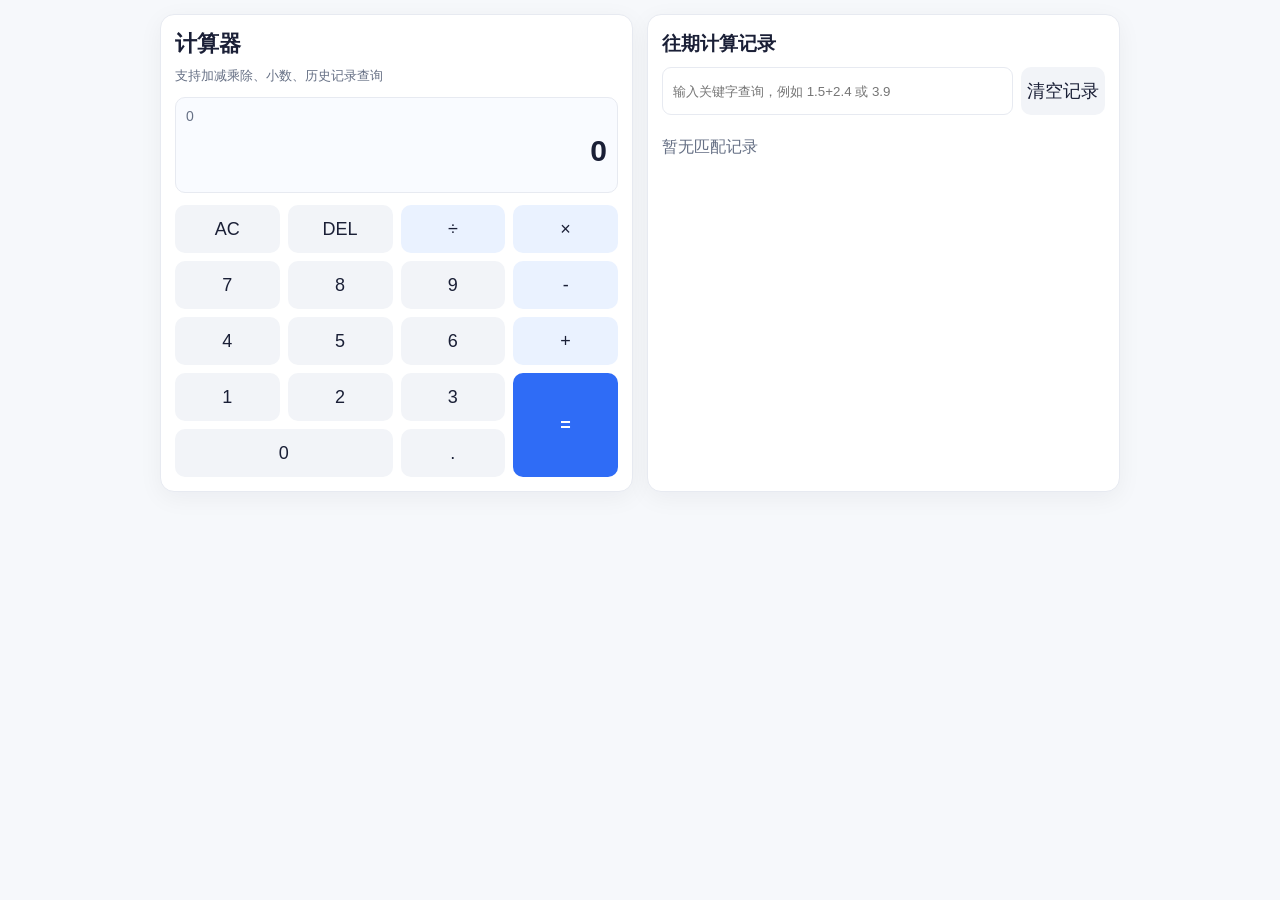
<file: index.html>
﻿<!DOCTYPE html>
<html lang="zh-CN">
  <head>
    <meta charset="UTF-8" />
    <meta name="viewport" content="width=device-width, initial-scale=1.0" />
    <title>计算器 App</title>
    <meta http-equiv="refresh" content="0; url=./calculator-mobile.html" />
    <script>
      window.location.replace("./calculator-mobile.html");
    </script>
  </head>
  <body>
    <p>正在跳转到计算器...</p>
    <p><a href="./calculator-mobile.html">如果没有自动跳转，点击这里进入</a></p>
  </body>
</html>
</file>
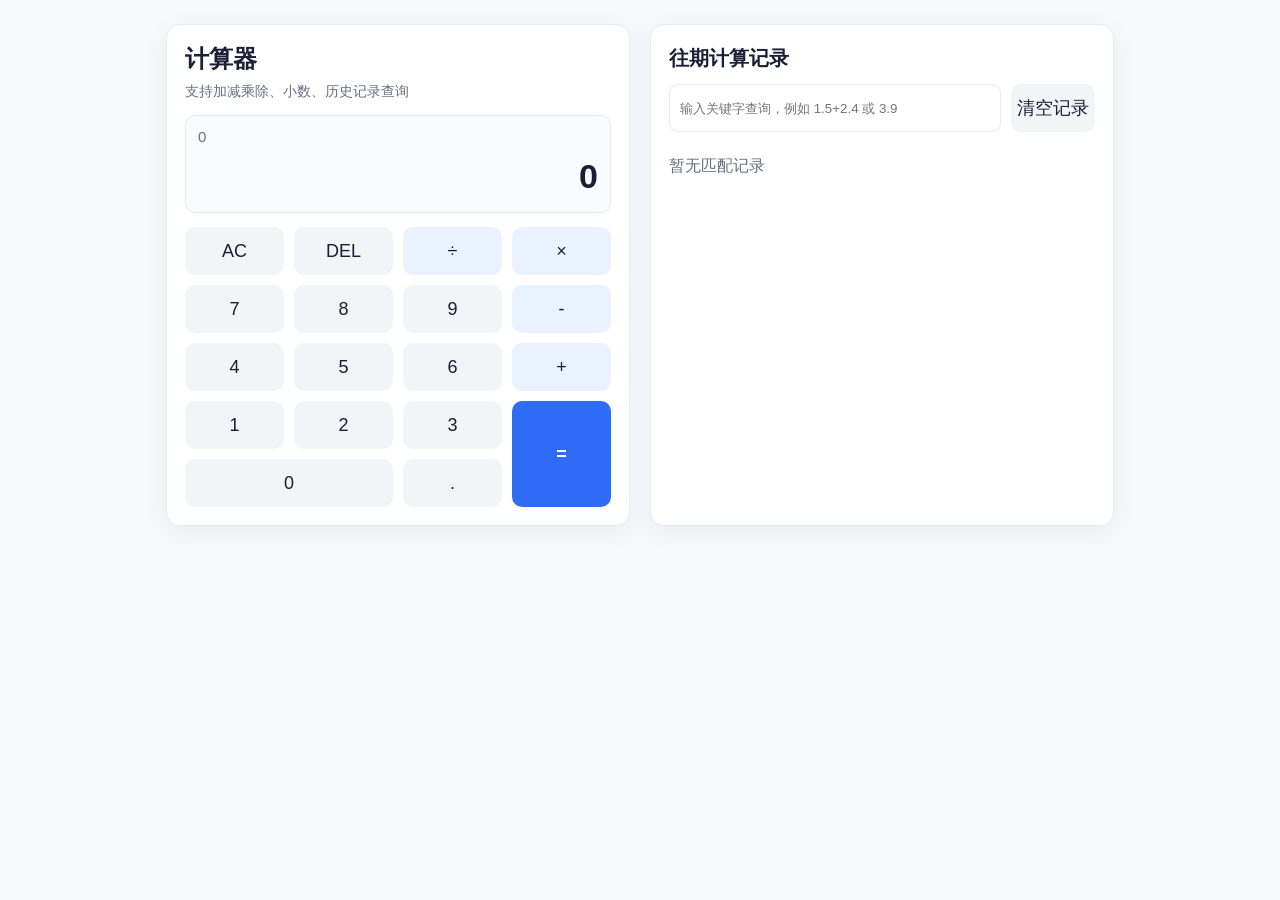
<file: calculator-app.html>
<!DOCTYPE html>
<html lang="zh-CN">
  <head>
    <meta charset="UTF-8" />
    <meta name="viewport" content="width=device-width, initial-scale=1.0" />
    <title>计算器 App</title>
    <link rel="stylesheet" href="./calculator.css" />
  </head>
  <body>
    <main class="calculator-page">
      <section class="calculator-card">
        <header class="calculator-header">
          <h1>计算器</h1>
          <p>支持加减乘除、小数、历史记录查询</p>
        </header>

        <section class="display-panel" aria-label="渲染区">
          <p id="expression" class="expression-text">0</p>
          <p id="result" class="result-text">0</p>
        </section>

        <section class="keypad-panel" aria-label="页面操作区">
          <div class="keypad-grid" id="keypad">
            <button class="btn btn-action" data-action="clear">AC</button>
            <button class="btn btn-action" data-action="delete">DEL</button>
            <button class="btn btn-operator" data-action="operator" data-value="/">÷</button>
            <button class="btn btn-operator" data-action="operator" data-value="*">×</button>

            <button class="btn" data-action="number" data-value="7">7</button>
            <button class="btn" data-action="number" data-value="8">8</button>
            <button class="btn" data-action="number" data-value="9">9</button>
            <button class="btn btn-operator" data-action="operator" data-value="-">-</button>

            <button class="btn" data-action="number" data-value="4">4</button>
            <button class="btn" data-action="number" data-value="5">5</button>
            <button class="btn" data-action="number" data-value="6">6</button>
            <button class="btn btn-operator" data-action="operator" data-value="+">+</button>

            <button class="btn" data-action="number" data-value="1">1</button>
            <button class="btn" data-action="number" data-value="2">2</button>
            <button class="btn" data-action="number" data-value="3">3</button>
            <button class="btn btn-equal" data-action="equal">=</button>

            <button class="btn btn-zero" data-action="number" data-value="0">0</button>
            <button class="btn" data-action="decimal">.</button>
          </div>
        </section>
      </section>

      <aside class="history-card">
        <h2>往期计算记录</h2>
        <div class="history-toolbar">
          <input
            id="historySearch"
            type="text"
            placeholder="输入关键字查询，例如 1.5+2.4 或 3.9"
            aria-label="查询历史记录"
          />
          <button id="clearHistoryBtn" class="btn btn-action">清空记录</button>
        </div>
        <ul id="historyList" class="history-list"></ul>
      </aside>
    </main>

    <script src="./calculator.js"></script>
  </body>
  </html>
</file>
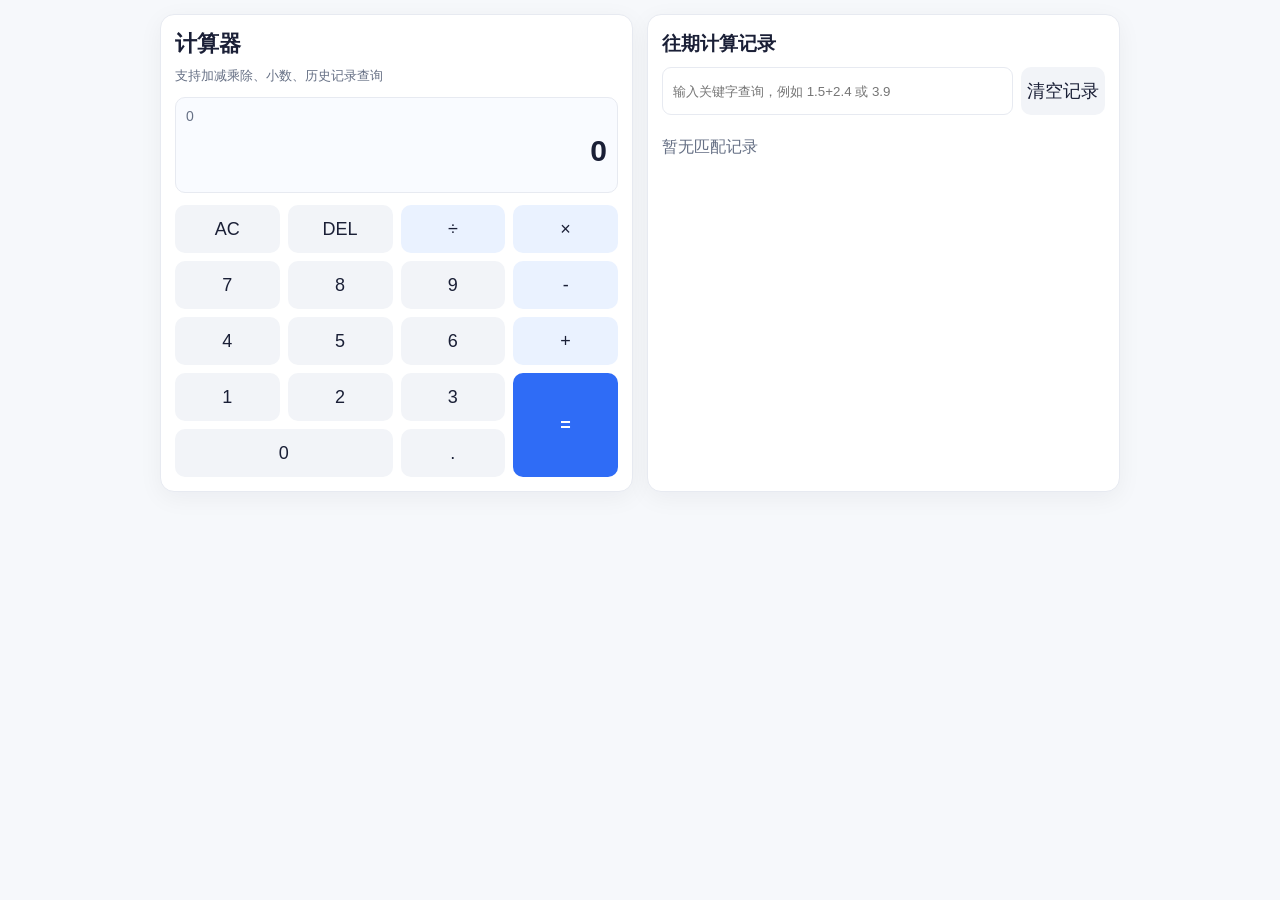
<file: calculator-mobile.html>
<!DOCTYPE html>
<html lang="zh-CN">
  <head>
    <meta charset="UTF-8" />
    <meta name="viewport" content="width=device-width, initial-scale=1.0, maximum-scale=1.0, user-scalable=no" />
    <title>计算器 App（移动端单文件）</title>
    <meta name="theme-color" content="#2f6cf6" />
    <meta name="apple-mobile-web-app-capable" content="yes" />
    <meta name="apple-mobile-web-app-status-bar-style" content="black-translucent" />
    <meta name="apple-mobile-web-app-title" content="计算器" />
    <link rel="manifest" href="./manifest.webmanifest" />
    <link rel="icon" href="./icons/icon-192.svg" type="image/svg+xml" />
    <link rel="apple-touch-icon" href="./icons/icon-192.svg" />
    <style>
      :root {
        color-scheme: light;
        --bg: #f6f8fb;
        --card: #ffffff;
        --text-primary: #1a1f36;
        --text-secondary: #667085;
        --line: #e7eaf1;
        --btn: #f2f4f8;
        --operator: #eaf2ff;
        --equal: #2f6cf6;
        --equal-text: #ffffff;
      }

      * {
        box-sizing: border-box;
        -webkit-tap-highlight-color: transparent;
      }

      body {
        margin: 0;
        font-family: "Segoe UI", "PingFang SC", "Microsoft YaHei", sans-serif;
        background: var(--bg);
        color: var(--text-primary);
      }

      .calculator-page {
        max-width: 980px;
        margin: 14px auto;
        padding: 0 10px;
        display: grid;
        grid-template-columns: 1fr 1fr;
        gap: 14px;
      }

      .calculator-card,
      .history-card {
        background: var(--card);
        border: 1px solid var(--line);
        border-radius: 14px;
        padding: 14px;
        box-shadow: 0 6px 24px rgba(15, 23, 42, 0.05);
      }

      .calculator-header h1 {
        margin: 0;
        font-size: 22px;
      }

      .calculator-header p {
        margin: 8px 0 12px;
        color: var(--text-secondary);
        font-size: 13px;
      }

      .install-toolbar {
        margin: 0 0 10px;
      }

      .install-btn {
        width: 100%;
        min-height: 42px;
        border: none;
        border-radius: 10px;
        background: #1e4fc9;
        color: #ffffff;
        font-size: 14px;
        font-weight: 600;
      }

      .install-btn[hidden] {
        display: none;
      }

      .install-tip {
        margin: 6px 2px 0;
        color: var(--text-secondary);
        font-size: 12px;
      }

      .display-panel {
        border: 1px solid var(--line);
        border-radius: 10px;
        padding: 10px;
        margin-bottom: 12px;
        min-height: 96px;
        background: #f9fbff;
      }

      .expression-text {
        margin: 0;
        color: var(--text-secondary);
        font-size: 14px;
        min-height: 20px;
        word-break: break-all;
      }

      .result-text {
        margin: 6px 0 0;
        font-size: 30px;
        font-weight: 700;
        text-align: right;
        word-break: break-all;
      }

      .keypad-grid {
        display: grid;
        grid-template-columns: repeat(4, 1fr);
        gap: 8px;
      }

      .btn {
        border: none;
        border-radius: 10px;
        min-height: 48px;
        background: var(--btn);
        font-size: 18px;
        color: var(--text-primary);
        cursor: pointer;
      }

      .btn:active {
        transform: scale(0.98);
      }

      .btn-operator {
        background: var(--operator);
      }

      .btn-equal {
        grid-row: span 2;
        background: var(--equal);
        color: var(--equal-text);
        font-weight: 700;
      }

      .btn-zero {
        grid-column: span 2;
      }

      .history-card h2 {
        margin: 2px 0 10px;
        font-size: 19px;
      }

      .history-toolbar {
        display: grid;
        gap: 8px;
        grid-template-columns: 1fr auto;
        margin-bottom: 10px;
      }

      #historySearch {
        border: 1px solid var(--line);
        border-radius: 9px;
        padding: 0 10px;
        min-height: 40px;
        outline: none;
      }

      #historySearch:focus {
        border-color: #9bb6f9;
      }

      .history-list {
        list-style: none;
        margin: 0;
        padding: 0;
        max-height: 420px;
        overflow: auto;
      }

      .history-item {
        border: 1px solid var(--line);
        border-radius: 10px;
        padding: 10px;
        margin-bottom: 8px;
        display: grid;
        gap: 4px;
      }

      .history-item small {
        color: var(--text-secondary);
      }

      .history-item strong {
        font-size: 16px;
      }

      .history-empty {
        color: var(--text-secondary);
        padding: 12px 0;
      }

      @media (max-width: 920px) {
        .calculator-page {
          grid-template-columns: 1fr;
        }
      }
    </style>
  </head>
  <body>
    <main class="calculator-page">
      <section class="calculator-card">
        <header class="calculator-header">
          <h1>计算器</h1>
          <p>支持加减乘除、小数、历史记录查询</p>
        </header>
        <div class="install-toolbar">
          <button id="installAppBtn" class="install-btn" hidden>安装到手机桌面</button>
          <p id="installTip" class="install-tip" hidden></p>
        </div>

        <section class="display-panel" aria-label="渲染区">
          <p id="expression" class="expression-text">0</p>
          <p id="result" class="result-text">0</p>
        </section>

        <section class="keypad-panel" aria-label="页面操作区">
          <div class="keypad-grid" id="keypad">
            <button class="btn btn-action" data-action="clear">AC</button>
            <button class="btn btn-action" data-action="delete">DEL</button>
            <button class="btn btn-operator" data-action="operator" data-value="/">÷</button>
            <button class="btn btn-operator" data-action="operator" data-value="*">×</button>

            <button class="btn" data-action="number" data-value="7">7</button>
            <button class="btn" data-action="number" data-value="8">8</button>
            <button class="btn" data-action="number" data-value="9">9</button>
            <button class="btn btn-operator" data-action="operator" data-value="-">-</button>

            <button class="btn" data-action="number" data-value="4">4</button>
            <button class="btn" data-action="number" data-value="5">5</button>
            <button class="btn" data-action="number" data-value="6">6</button>
            <button class="btn btn-operator" data-action="operator" data-value="+">+</button>

            <button class="btn" data-action="number" data-value="1">1</button>
            <button class="btn" data-action="number" data-value="2">2</button>
            <button class="btn" data-action="number" data-value="3">3</button>
            <button class="btn btn-equal" data-action="equal">=</button>

            <button class="btn btn-zero" data-action="number" data-value="0">0</button>
            <button class="btn" data-action="decimal">.</button>
          </div>
        </section>
      </section>

      <aside class="history-card">
        <h2>往期计算记录</h2>
        <div class="history-toolbar">
          <input
            id="historySearch"
            type="text"
            placeholder="输入关键字查询，例如 1.5+2.4 或 3.9"
            aria-label="查询历史记录"
          />
          <button id="clearHistoryBtn" class="btn btn-action">清空记录</button>
        </div>
        <ul id="historyList" class="history-list"></ul>
      </aside>
    </main>

    <script>
      /**
       * ==========================================================
       * 数据区：负责状态存储、历史记录读写、持久化管理
       * ==========================================================
       */

      /**
       * 历史记录在 localStorage 中保存时使用的 key。
       * 统一管理 key，后续如果要更名，只改这一处即可。
       */
      const HISTORY_STORAGE_KEY = "calculator_history_records_v1";

      /**
       * 全局状态对象：统一保存页面运行时所需数据。
       * - currentInput: 当前正在输入的数字字符串（支持小数）
       * - previousValue: 上一次确认的数字（用于双目运算）
       * - operator: 当前运算符（+ - * /）
       * - waitingForNextOperand: 是否等待下一个数字输入
       * - history: 历史记录数组
       * - historyKeyword: 历史查询关键字
       */
      const state = {
        currentInput: "0",
        previousValue: null,
        operator: null,
        waitingForNextOperand: false,
        history: [],
        historyKeyword: "",
      };

      /**
       * 浏览器触发安装提示时会提供 beforeinstallprompt 事件对象。
       * 这里缓存该对象，供“安装到手机桌面”按钮点击时调用。
       */
      let deferredInstallPrompt = null;

      /**
       * 从 localStorage 读取历史记录并写入状态。
       * 异常情况下不抛错，直接回退为空数组，保证应用可继续使用。
       */
      function loadHistoryFromStorage() {
        try {
          const raw = localStorage.getItem(HISTORY_STORAGE_KEY);
          state.history = raw ? JSON.parse(raw) : [];
          if (!Array.isArray(state.history)) {
            state.history = [];
          }
        } catch (error) {
          state.history = [];
        }
      }

      /**
       * 将当前状态中的历史记录写回 localStorage。
       * 每次新增或清空历史后都应调用，避免页面刷新后数据丢失。
       */
      function saveHistoryToStorage() {
        localStorage.setItem(HISTORY_STORAGE_KEY, JSON.stringify(state.history));
      }

      /**
       * 新增一条历史记录到内存，并同步持久化。
       * @param {Object} record - 单条计算记录对象
       */
      function appendHistoryRecord(record) {
        state.history.unshift(record);
        saveHistoryToStorage();
      }

      /**
       * 清空内存中的全部历史记录，并同步到 localStorage。
       * 用于“清空记录”按钮。
       */
      function clearAllHistory() {
        state.history = [];
        saveHistoryToStorage();
      }

      /**
       * ==========================================================
       * 工具函数区：纯逻辑函数，不直接操作 DOM
       * ==========================================================
       */

      /**
       * 判断当前字符是否为有效运算符。
       * @param {string} value - 待判断字符
       * @returns {boolean} 是否为 + - * /
       */
      function isOperator(value) {
        return ["+", "-", "*", "/"].includes(value);
      }

      /**
       * 将字符串安全转换为数字。
       * @param {string} value - 数字字符串
       * @returns {number} 转换后的数字（非法时返回 NaN）
       */
      function toNumber(value) {
        return Number.parseFloat(value);
      }

      /**
       * 计算两个数字的四则运算结果。
       * @param {number} left - 左操作数
       * @param {number} right - 右操作数
       * @param {string} operator - 运算符
       * @returns {number} 计算结果
       */
      function calculate(left, right, operator) {
        if (operator === "+") return left + right;
        if (operator === "-") return left - right;
        if (operator === "*") return left * right;
        if (operator === "/") return left / right;
        return right;
      }

      /**
       * 对数字结果进行展示格式化，避免出现过长的小数串。
       * @param {number} value - 待格式化数字
       * @returns {string} 适合展示的字符串
       */
      function formatNumber(value) {
        if (!Number.isFinite(value)) {
          return "错误";
        }
        const normalized = Number.parseFloat(value.toPrecision(12));
        return String(normalized);
      }

      /**
       * 生成当前计算表达式文本，用于渲染顶部表达式区域。
       * @returns {string} 例如 "12.5 + 3.2"
       */
      function buildExpressionText() {
        if (!state.operator) {
          return state.currentInput;
        }
        const left = state.previousValue ?? 0;
        return `${left} ${state.operator} ${state.currentInput}`;
      }

      /**
       * 创建一条历史记录对象。
       * @param {string} expression - 完整表达式
       * @param {string} result - 计算结果字符串
       * @returns {{id: string, expression: string, result: string, time: string}}
       */
      function createHistoryRecord(expression, result) {
        return {
          id: `${Date.now()}_${Math.random().toString(16).slice(2, 8)}`,
          expression,
          result,
          time: new Date().toLocaleString(),
        };
      }

      /**
       * 根据关键字过滤历史记录。
       * 可匹配表达式、结果、时间，满足“往期查询”能力。
       * @param {Array} history - 原始历史记录
       * @param {string} keyword - 查询关键字
       * @returns {Array} 过滤后的结果
       */
      function filterHistory(history, keyword) {
        const trimmed = keyword.trim().toLowerCase();
        if (!trimmed) return history;
        return history.filter((item) => {
          return (
            item.expression.toLowerCase().includes(trimmed) ||
            item.result.toLowerCase().includes(trimmed) ||
            item.time.toLowerCase().includes(trimmed)
          );
        });
      }

      /**
       * ==========================================================
       * 渲染区：仅负责把状态渲染到页面，不改业务状态
       * ==========================================================
       */

      /**
       * DOM 缓存对象：统一收集页面节点，避免重复查询。
       */
      const view = {
        expressionEl: null,
        resultEl: null,
        keypadEl: null,
        historySearchEl: null,
        clearHistoryBtnEl: null,
        historyListEl: null,
        installAppBtnEl: null,
        installTipEl: null,
      };

      /**
       * 初始化 DOM 引用缓存。
       * 在应用启动时执行一次。
       */
      function initViewElements() {
        view.expressionEl = document.getElementById("expression");
        view.resultEl = document.getElementById("result");
        view.keypadEl = document.getElementById("keypad");
        view.historySearchEl = document.getElementById("historySearch");
        view.clearHistoryBtnEl = document.getElementById("clearHistoryBtn");
        view.historyListEl = document.getElementById("historyList");
        view.installAppBtnEl = document.getElementById("installAppBtn");
        view.installTipEl = document.getElementById("installTip");
      }

      /**
       * 渲染顶部表达式与结果显示区。
       * 该函数只读取 state，不做业务计算。
       */
      function renderDisplay() {
        view.expressionEl.textContent = buildExpressionText();
        view.resultEl.textContent = state.currentInput;
      }

      /**
       * 创建单条历史记录的 DOM 节点。
       * @param {Object} item - 单条记录
       * @returns {HTMLLIElement} 渲染好的列表项
       */
      function createHistoryItemElement(item) {
        const li = document.createElement("li");
        li.className = "history-item";
        li.innerHTML = `
          <small>${item.time}</small>
          <span>${item.expression}</span>
          <strong>= ${item.result}</strong>
        `;
        return li;
      }

      /**
       * 渲染历史记录列表（支持根据关键字过滤后的结果展示）。
       */
      function renderHistoryList() {
        const filtered = filterHistory(state.history, state.historyKeyword);
        view.historyListEl.innerHTML = "";
        if (filtered.length === 0) {
          const empty = document.createElement("li");
          empty.className = "history-empty";
          empty.textContent = "暂无匹配记录";
          view.historyListEl.appendChild(empty);
          return;
        }
        filtered.forEach((item) => {
          view.historyListEl.appendChild(createHistoryItemElement(item));
        });
      }

      /**
       * 统一渲染入口：当状态变化后调用一次即可刷新整个界面。
       */
      function renderAll() {
        renderDisplay();
        renderHistoryList();
      }

      /**
       * ==========================================================
       * 页面操作区：负责事件绑定、输入处理、状态变更流程
       * ==========================================================
       */

      /**
       * 处理数字按钮输入。
       * @param {string} digit - 按下的数字字符
       */
      function handleNumberInput(digit) {
        if (state.waitingForNextOperand) {
          state.currentInput = digit;
          state.waitingForNextOperand = false;
          return;
        }
        if (state.currentInput === "0") {
          state.currentInput = digit;
          return;
        }
        state.currentInput += digit;
      }

      /**
       * 处理小数点输入，保证同一个数字只允许一个小数点。
       */
      function handleDecimalInput() {
        if (state.waitingForNextOperand) {
          state.currentInput = "0.";
          state.waitingForNextOperand = false;
          return;
        }
        if (!state.currentInput.includes(".")) {
          state.currentInput += ".";
        }
      }

      /**
       * 处理运算符输入。
       * 逻辑：
       * 1) 第一次输入运算符：保存当前值到 previousValue
       * 2) 连续输入运算符：允许替换运算符
       * 3) 已有 previousValue 且已输入右值：先计算，再继续链式运算
       * @param {string} nextOperator - 新输入运算符
       */
      function handleOperatorInput(nextOperator) {
        if (!isOperator(nextOperator)) return;
        const inputValue = toNumber(state.currentInput);
        if (state.previousValue === null || state.previousValue === undefined) {
          state.previousValue = inputValue;
        } else if (!state.waitingForNextOperand && state.operator) {
          const calculated = calculate(state.previousValue, inputValue, state.operator);
          const formatted = formatNumber(calculated);
          state.currentInput = formatted;
          state.previousValue = toNumber(formatted);
        }
        state.operator = nextOperator;
        state.waitingForNextOperand = true;
      }

      /**
       * 处理等号输入并写入历史记录。
       * 满足有运算符和左右值时才执行计算。
       */
      function handleEqualInput() {
        if (!state.operator || state.previousValue === null || state.waitingForNextOperand) {
          return;
        }
        const left = state.previousValue;
        const right = toNumber(state.currentInput);
        const expression = `${left} ${state.operator} ${right}`;
        const resultValue = calculate(left, right, state.operator);
        const resultText = formatNumber(resultValue);

        state.currentInput = resultText;
        state.previousValue = null;
        state.operator = null;
        state.waitingForNextOperand = false;

        const record = createHistoryRecord(expression, resultText);
        appendHistoryRecord(record);
      }

      /**
       * 处理删除（DEL）操作：删除当前输入最后一位字符。
       */
      function handleDeleteInput() {
        if (state.waitingForNextOperand) return;
        if (state.currentInput.length <= 1) {
          state.currentInput = "0";
          return;
        }
        state.currentInput = state.currentInput.slice(0, -1);
      }

      /**
       * 处理清空（AC）操作：重置当前计算流程，不影响历史记录。
       */
      function handleClearCurrent() {
        state.currentInput = "0";
        state.previousValue = null;
        state.operator = null;
        state.waitingForNextOperand = false;
      }

      /**
       * 处理历史查询输入框变化。
       * 每次输入都实时更新关键词并触发重渲染。
       * @param {Event} event - input 事件对象
       */
      function handleHistorySearch(event) {
        state.historyKeyword = event.target.value || "";
        renderHistoryList();
      }

      /**
       * 处理“清空记录”按钮操作。
       * 只清空历史，不影响正在计算的值。
       */
      function handleClearHistoryClick() {
        clearAllHistory();
        renderHistoryList();
      }

      /**
       * 处理“安装 App”按钮点击。
       * 只有在浏览器触发 beforeinstallprompt 后才可真正拉起安装弹窗。
       */
      async function handleInstallButtonClick() {
        if (!deferredInstallPrompt) return;

        deferredInstallPrompt.prompt();
        const choice = await deferredInstallPrompt.userChoice;

        if (choice.outcome === "accepted") {
          view.installTipEl.hidden = false;
          view.installTipEl.textContent = "安装请求已提交，请稍候完成。";
        }

        deferredInstallPrompt = null;
        view.installAppBtnEl.hidden = true;
      }

      /**
       * 根据设备情况展示安装说明。
       * - Android/Chrome: 监听 beforeinstallprompt 并显示安装按钮
       * - iOS Safari: 提示“分享 -> 添加到主屏幕”
       */
      function initInstallFlow() {
        window.addEventListener("beforeinstallprompt", (event) => {
          event.preventDefault();
          deferredInstallPrompt = event;
          view.installAppBtnEl.hidden = false;
          view.installTipEl.hidden = false;
          view.installTipEl.textContent = "点击上方按钮可安装到桌面。";
        });

        window.addEventListener("appinstalled", () => {
          view.installAppBtnEl.hidden = true;
          view.installTipEl.hidden = false;
          view.installTipEl.textContent = "安装成功，可从手机桌面直接打开。";
        });

        const isIOS = /iphone|ipad|ipod/i.test(navigator.userAgent);
        const isInStandaloneMode = window.matchMedia("(display-mode: standalone)").matches || window.navigator.standalone;

        if (isIOS && !isInStandaloneMode) {
          view.installTipEl.hidden = false;
          view.installTipEl.textContent = "iPhone 安装方式：浏览器底部分享 -> 添加到主屏幕。";
        }
      }

      /**
       * 注册 Service Worker，实现基础离线能力并满足 PWA 安装条件之一。
       */
      function registerServiceWorker() {
        if (!("serviceWorker" in navigator)) return;
        window.addEventListener("load", () => {
          navigator.serviceWorker.register("./sw.js").catch(() => {});
        });
      }

      /**
       * 键盘区点击事件分发器。
       * 通过 data-action 路由到不同处理函数，避免把所有逻辑堆在一个点击函数内。
       * @param {MouseEvent} event - 点击事件对象
       */
      function handleKeypadClick(event) {
        const button = event.target.closest("button");
        if (!button) return;

        const action = button.dataset.action;
        const value = button.dataset.value;

        if (action === "number") handleNumberInput(value);
        if (action === "decimal") handleDecimalInput();
        if (action === "operator") handleOperatorInput(value);
        if (action === "equal") handleEqualInput();
        if (action === "delete") handleDeleteInput();
        if (action === "clear") handleClearCurrent();

        renderDisplay();
      }

      /**
       * 绑定页面事件。
       * 统一集中注册，后续维护时容易排查。
       */
      function bindEvents() {
        view.keypadEl.addEventListener("click", handleKeypadClick);
        view.historySearchEl.addEventListener("input", handleHistorySearch);
        view.clearHistoryBtnEl.addEventListener("click", handleClearHistoryClick);
        view.installAppBtnEl.addEventListener("click", handleInstallButtonClick);
      }

      /**
       * 应用启动函数：
       * 1) 初始化视图引用
       * 2) 加载历史记录
       * 3) 绑定事件
       * 4) 首次渲染
       */
      function initApp() {
        initViewElements();
        loadHistoryFromStorage();
        bindEvents();
        initInstallFlow();
        registerServiceWorker();
        renderAll();
      }

      initApp();
    </script>
  </body>
</html>
</file>
<file: calculator.css>
:root {
  color-scheme: light;
  --bg: #f6f8fb;
  --card: #ffffff;
  --text-primary: #1a1f36;
  --text-secondary: #667085;
  --line: #e7eaf1;
  --btn: #f2f4f8;
  --operator: #eaf2ff;
  --equal: #2f6cf6;
  --equal-text: #ffffff;
}

* {
  box-sizing: border-box;
}

body {
  margin: 0;
  font-family: "Segoe UI", "PingFang SC", "Microsoft YaHei", sans-serif;
  background: var(--bg);
  color: var(--text-primary);
}

.calculator-page {
  max-width: 980px;
  margin: 24px auto;
  padding: 0 16px;
  display: grid;
  grid-template-columns: 1fr 1fr;
  gap: 20px;
}

.calculator-card,
.history-card {
  background: var(--card);
  border: 1px solid var(--line);
  border-radius: 14px;
  padding: 18px;
  box-shadow: 0 6px 24px rgba(15, 23, 42, 0.05);
}

.calculator-header h1 {
  margin: 0;
  font-size: 24px;
}

.calculator-header p {
  margin: 8px 0 14px;
  color: var(--text-secondary);
  font-size: 14px;
}

.display-panel {
  border: 1px solid var(--line);
  border-radius: 10px;
  padding: 12px;
  margin-bottom: 14px;
  min-height: 98px;
  background: #f9fbff;
}

.expression-text {
  margin: 0;
  color: var(--text-secondary);
  font-size: 15px;
  min-height: 23px;
  word-break: break-all;
}

.result-text {
  margin: 6px 0 0;
  font-size: 34px;
  font-weight: 700;
  text-align: right;
  word-break: break-all;
}

.keypad-grid {
  display: grid;
  grid-template-columns: repeat(4, 1fr);
  gap: 10px;
}

.btn {
  border: none;
  border-radius: 10px;
  min-height: 48px;
  background: var(--btn);
  font-size: 18px;
  color: var(--text-primary);
  cursor: pointer;
}

.btn:hover {
  filter: brightness(0.96);
}

.btn-operator {
  background: var(--operator);
}

.btn-equal {
  grid-row: span 2;
  background: var(--equal);
  color: var(--equal-text);
  font-weight: 700;
}

.btn-zero {
  grid-column: span 2;
}

.history-card h2 {
  margin: 2px 0 12px;
  font-size: 20px;
}

.history-toolbar {
  display: grid;
  gap: 10px;
  grid-template-columns: 1fr auto;
  margin-bottom: 12px;
}

#historySearch {
  border: 1px solid var(--line);
  border-radius: 9px;
  padding: 0 10px;
  min-height: 42px;
  outline: none;
}

#historySearch:focus {
  border-color: #9bb6f9;
}

.history-list {
  list-style: none;
  margin: 0;
  padding: 0;
  max-height: 465px;
  overflow: auto;
}

.history-item {
  border: 1px solid var(--line);
  border-radius: 10px;
  padding: 10px;
  margin-bottom: 10px;
  display: grid;
  gap: 4px;
}

.history-item small {
  color: var(--text-secondary);
}

.history-item strong {
  font-size: 16px;
}

.history-empty {
  color: var(--text-secondary);
  padding: 12px 0;
}

@media (max-width: 920px) {
  .calculator-page {
    grid-template-columns: 1fr;
  }
}
</file>
